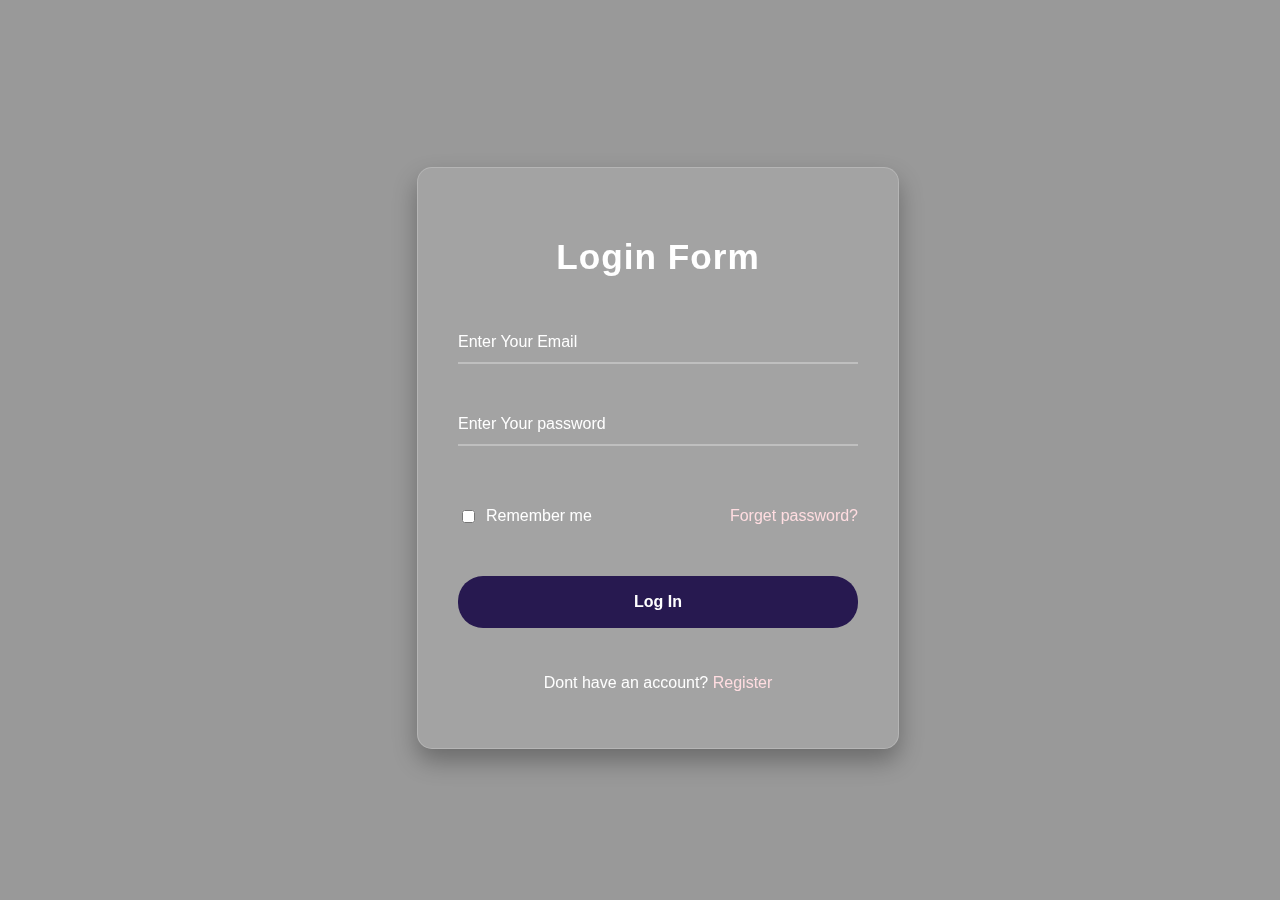
<file: 01_Login_Page/index.html>
<!DOCTYPE html>
<html lang="en">

<head>
<meta charset="UTF-8">
<meta charset="viewport" content="width=device-width , initial-scale=1.0">
<title>Login panel</title>
<link rel="icon" href="logo.jpg">
<link rel="stylesheet" href="styles.css">
</head>

<body>
  <div class="wrapper">
   <form action="#">
   <h2>Login Form</h2>
   <div class="input-field">
    <input type="text" required>
    <label>Enter Your Email</label>
   </div>
   <div class="input-field">
    <input type="password" required>
    <label>Enter Your password</label>
   </div>
   <div class="forget">
    <label for="remember">
      <input type="checkbox" id="remember">
      <p>Remember me</p>
    </label>
    <a href="#">Forget password?</a>
   </div>
   <button type="submit" title="Click Here">Log In</button>
   <div class="register">
    <p>Dont have an account? <a href="#">Register</a></p>
   </div>
   </form>
  </div>
</body>
</html>
</file>
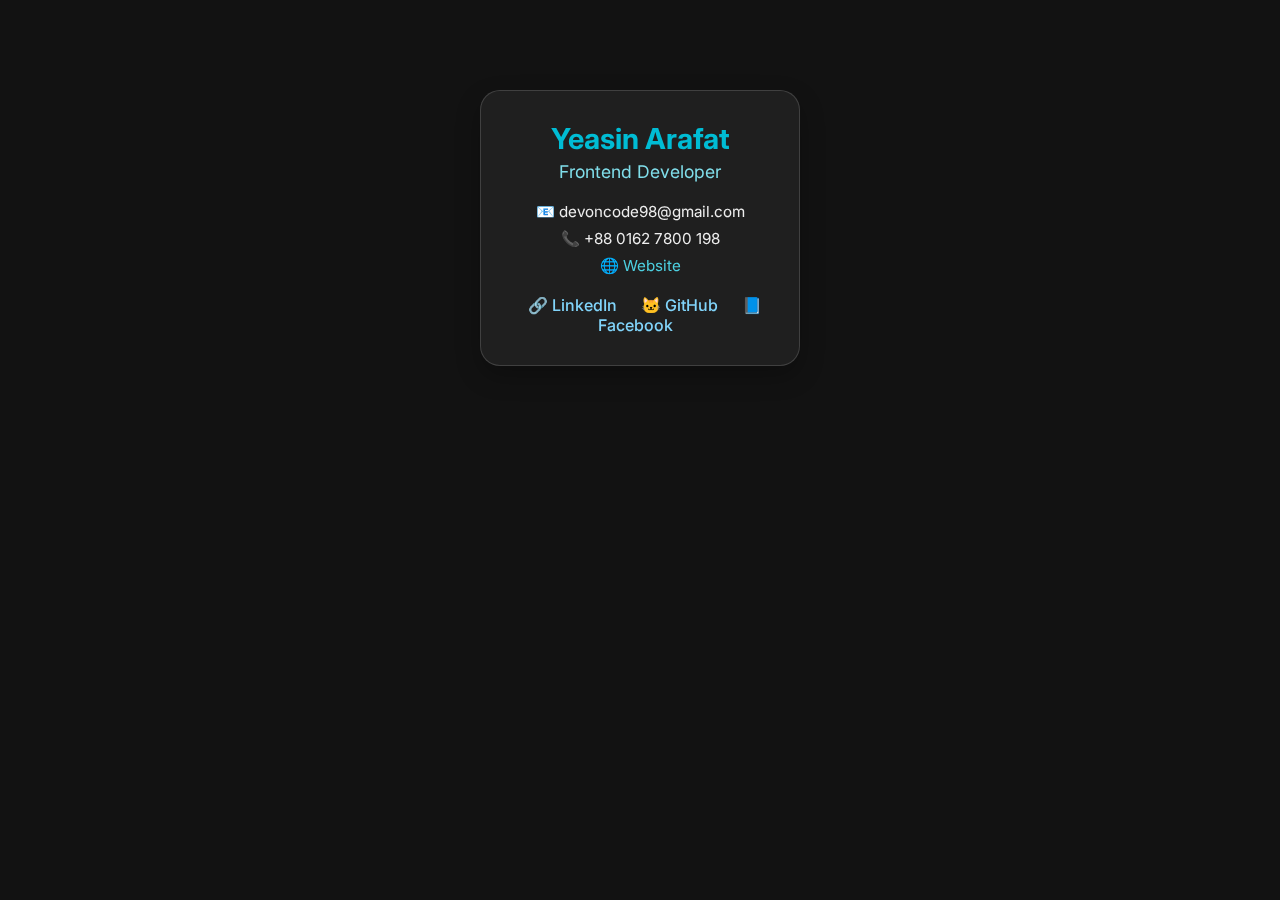
<file: 02_Business_Card/index.html>
<!DOCTYPE html>
<html lang="en">

<head>
    <meta charset="UTF-8" />
    <meta name="viewport" content="width=device-width, initial-scale=1.0" />
    <title>Yeasin Arafat - Business Card</title>
    <!-- Inter Google Font -->
    <link href="https://fonts.googleapis.com/css2?family=Inter:wght@400;600;700&display=swap" rel="stylesheet" />
    <link rel="stylesheet" href="styles.css" />
</head>

<body>
    <div class="background"></div>

    <div class="business-card">
        <div class="card-header">
            <h1>Yeasin Arafat</h1>
            <p>Frontend Developer</p>
        </div>

        <div class="card-body">
            <p title="Mail Us">📧 devoncode98@gmail.com</p>
            <p title="Contact Us">📞 +88 0162 7800 198</p>
            <p>🌐 <a href="https://redwine1207.my.canva.site" title="Click to visit my website"
                    target="_blank">Website</a></p>
        </div>

        <div class="card-footer">
            <a href="#" title="Follow on LinkedIn">🔗 LinkedIn</a>
            <a href="https://github.com/Yeasinoncode98" target="_blank" title="Visit GitHub">🐱 GitHub</a>
            <a href="https://www.facebook.com/share/1CBv3Lowy6/?mibextid=wwXIfr" target="_blank"
                title="Inbox Me on Facebook">📘 Facebook</a>
        </div>
    </div>
</body>

</html>
</file>
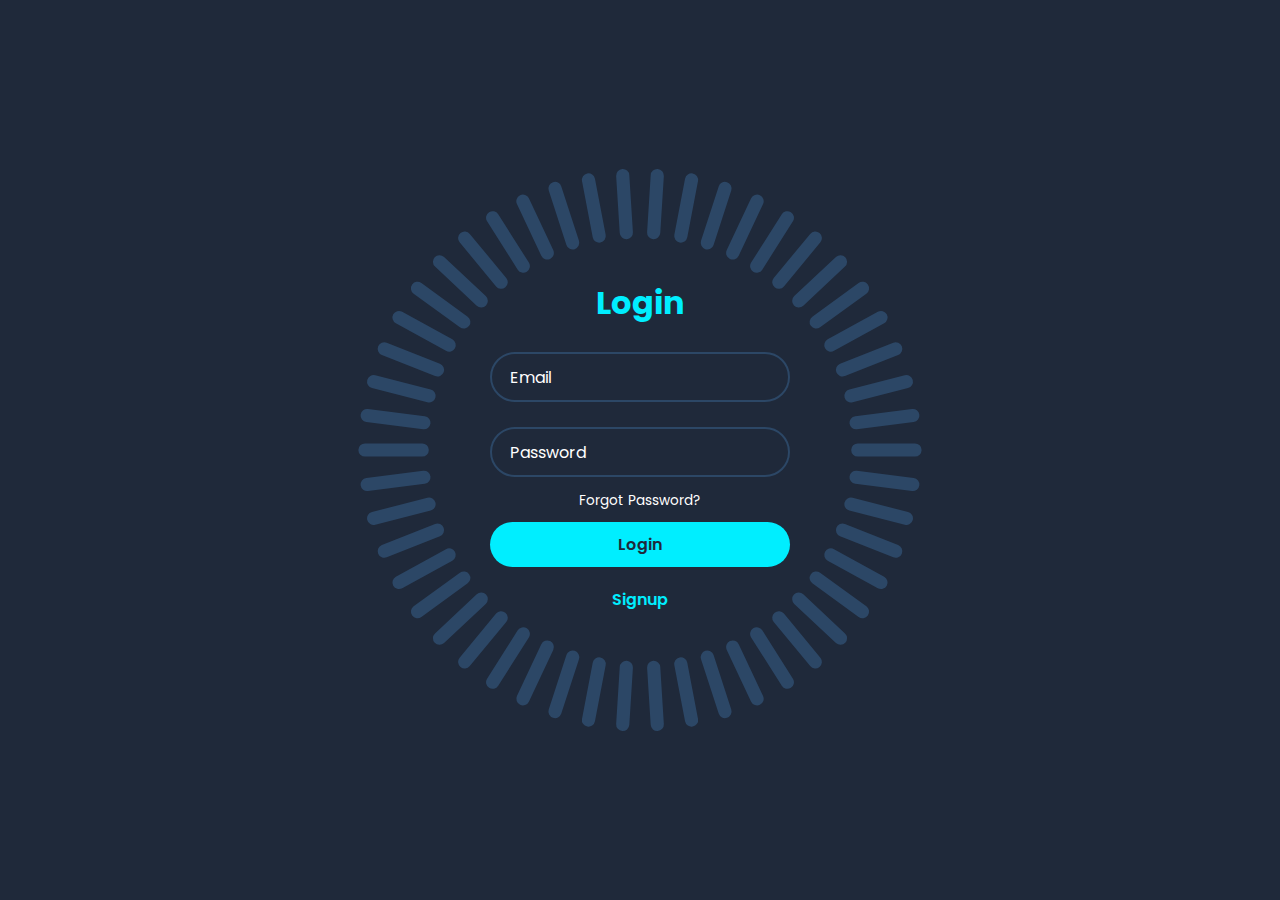
<file: 03_Animated_LoginPage/index.html>
<!DOCTYPE html>
<html lang="en">

<head>
    <meta charset="UTF-8">
    <title>Animated Login form</title>
    <link rel="stylesheet" href="styles.css">

</head>

<body>
    <!-- partial:index.partial.html -->
    <div class="container">
        <div class="login-box">
            <h2>Login</h2>
            <form action="#">
                <div class="input-box">
                    <input type="email" required>
                    <label>Email</label>
                </div>
                <div class="input-box">
                    <input type="password" required>
                    <label>Password</label>
                </div>
                <div class="forgot-password">
                    <a href="#">Forgot Password?</a>
                </div>
                <button type="submit" class="btn">Login</button>
                <div class="signup-link">
                    <a href="#">Signup</a>
                </div>
            </form>
        </div>

        <span style="--i:0;"></span>
        <span style="--i:1;"></span>
        <span style="--i:2;"></span>
        <span style="--i:3;"></span>
        <span style="--i:4;"></span>
        <span style="--i:5;"></span>
        <span style="--i:6;"></span>
        <span style="--i:7;"></span>
        <span style="--i:8;"></span>
        <span style="--i:9;"></span>
        <span style="--i:10;"></span>
        <span style="--i:11;"></span>
        <span style="--i:12;"></span>
        <span style="--i:13;"></span>
        <span style="--i:14;"></span>
        <span style="--i:15;"></span>
        <span style="--i:16;"></span>
        <span style="--i:17;"></span>
        <span style="--i:18;"></span>
        <span style="--i:19;"></span>
        <span style="--i:20;"></span>
        <span style="--i:21;"></span>
        <span style="--i:22;"></span>
        <span style="--i:23;"></span>
        <span style="--i:24;"></span>
        <span style="--i:25;"></span>
        <span style="--i:26;"></span>
        <span style="--i:27;"></span>
        <span style="--i:28;"></span>
        <span style="--i:29;"></span>
        <span style="--i:30;"></span>
        <span style="--i:31;"></span>
        <span style="--i:32;"></span>
        <span style="--i:33;"></span>
        <span style="--i:34;"></span>
        <span style="--i:35;"></span>
        <span style="--i:36;"></span>
        <span style="--i:37;"></span>
        <span style="--i:38;"></span>
        <span style="--i:39;"></span>
        <span style="--i:40;"></span>
        <span style="--i:41;"></span>
        <span style="--i:42;"></span>
        <span style="--i:43;"></span>
        <span style="--i:44;"></span>
        <span style="--i:45;"></span>
        <span style="--i:46;"></span>
        <span style="--i:47;"></span>
        <span style="--i:48;"></span>
        <span style="--i:49;"></span>
    </div>


</body>

</html>
</file>
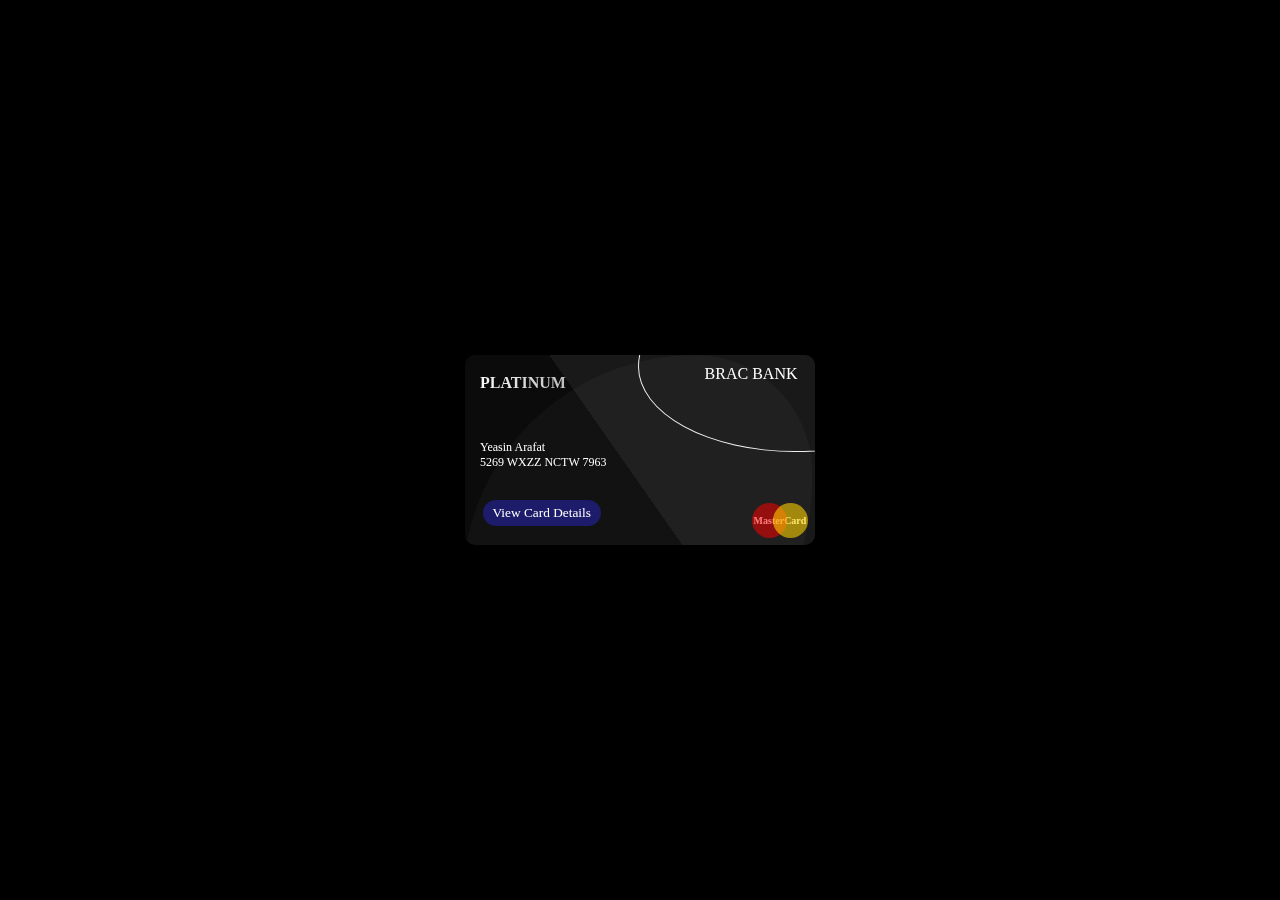
<file: 04_Credit_Card/index.html>
<!DOCTYPE html>
<html lang="en">

<head>
    <meta charset="UTF-8">
    <meta name="viewport" content="width=device-width, initial-scale=1.0">
    <title>Credit Card</title>
    <link rel="stylesheet" href="styles.css">
</head>

<body>
    <div class="main-container">
        <div id="card-container">
            <div id="card">
                <div id="front">
                    <div class="reflection"></div>
                    <div class="type">PLATINUM</div>
                    <div class="title-text">BRAC BANK</div>
                    <div class="details">
                        <div class="name">Yeasin Arafat</div>
                        <p id="hidden-number">5269 WXZZ NCTW 7963</p>
                    </div>
                    <button id="show-btn">View Card Details</button>
                    <div class="logo">MasterCard</div>
                </div>
                <div id="back">
                    <div class="reflection"></div>
                    <div id="chip">
                        <span></span>
                        <span></span>
                        <span></span>
                        <span></span>
                        <span></span>
                    </div>
                    <div class="title-text">Bank Name</div>
                    <div class="details">
                        <div class="name">Yeasin Arafat</div>
                        <p id="hidden-number">5269 8790 8500 7963</p>
                        <span id="cvv">CVV: 219</span>
                        <span id="valid-date"> Expiry: 11/2031</span>
                    </div>
                    <button id="hide-btn">Hide Card Details</button>
                    <div class="logo">MasterCard</div>
                </div>
            </div>
        </div>
    </div>

    <script src="script.js"></script>
</body>

</html>
</file>
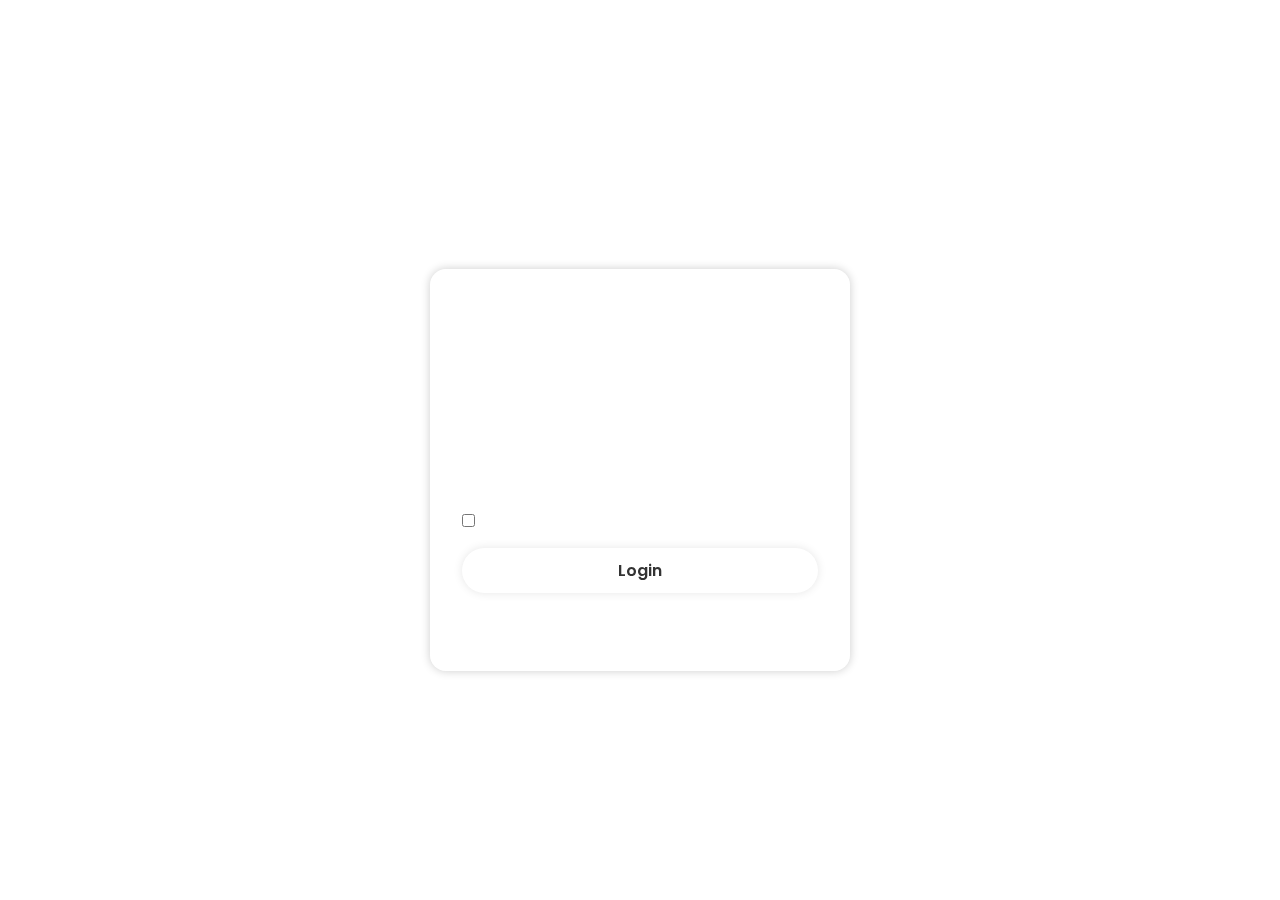
<file: 05_Modern Glassmorphism Login Form/index.html>
<!DOCTYPE html>
<html lang="en">

<head>
    <meta charset="UTF-8">
    <title>Modern Glassmorphism Login Form</title>
    <link href='https://unpkg.com/boxicons@2.1.4/css/boxicons.min.css' rel='stylesheet'>
    <link rel="icon" href="Yeasin.jpg">
    <link rel="stylesheet" href="./styles.css">

</head>

<body>
    <div class="wrapper">
        <form action="">
            <h1>Login</h1>
            <div class="input-box">
                <input type="text" placeholder="Username" required>
                <i class='bx bxs-user'></i>
            </div>
            <div class="input-box">
                <input type="password" placeholder="Password" required>
                <i class='bx bxs-lock-alt'></i>
            </div>
            <div class="remember-forgot">
                <label><input type="checkbox">Remember me</label>
                <a href="#">Forgot password?</a>
            </div>
            <button type="submit" class="btn">Login</button>
            <div class="register-link">
                <p>Don't have an account? <a href="#">Register</a></p>
            </div>
        </form>
    </div>
</body>

</html>
</file>
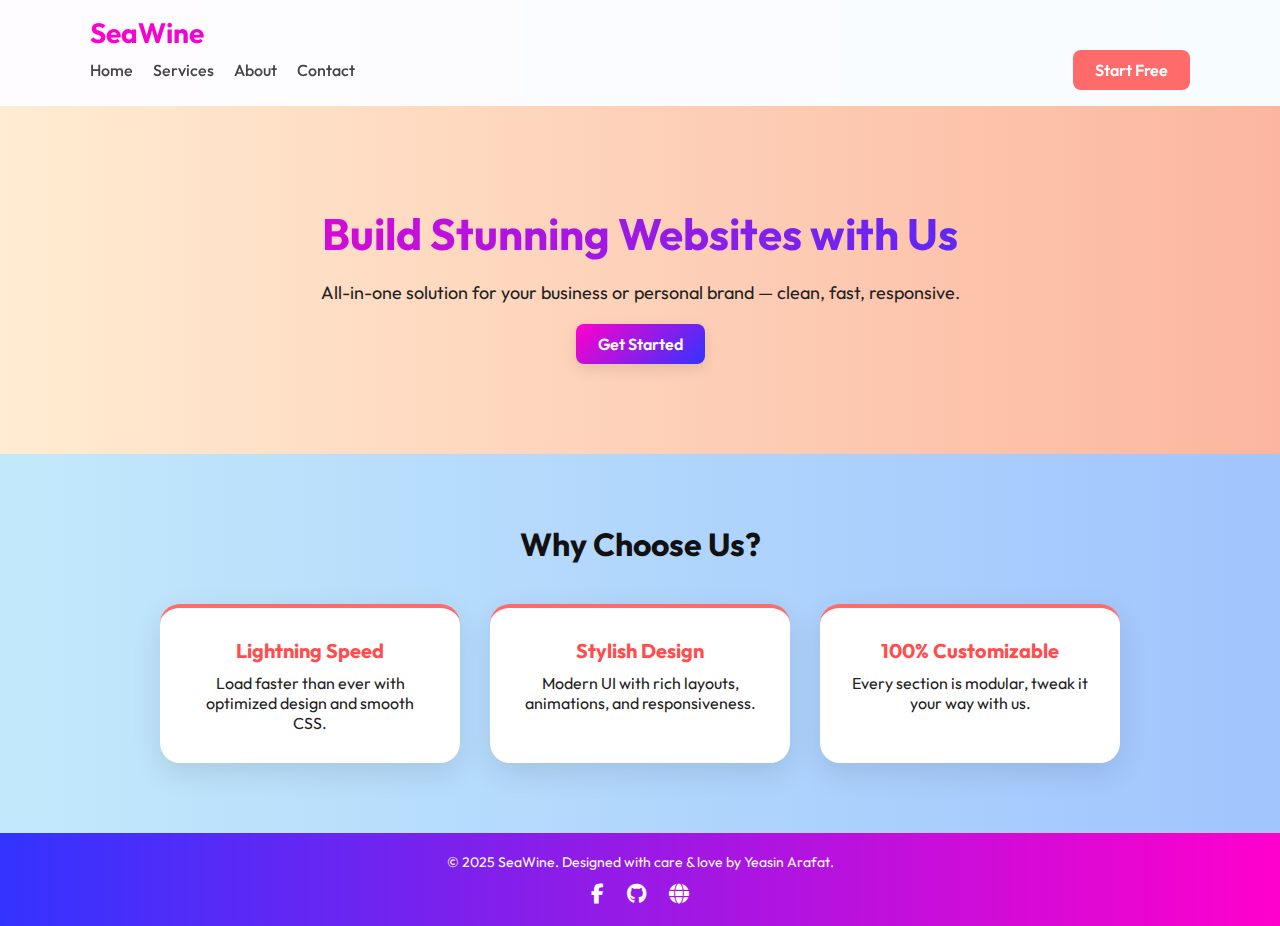
<file: 06_Landing_Page_/index.html>
<!DOCTYPE html>
<html lang="en">

<head>
    <meta charset="UTF-8" />
    <meta name="viewport" content="width=device-width, initial-scale=1.0" />
    <title>Modern Landing Page</title>
    <link rel="stylesheet" href="styles.css" />


    <link href="https://fonts.googleapis.com/css2?family=Outfit:wght@400;600;700&display=swap" rel="stylesheet">

    <link rel="stylesheet" href="https://cdnjs.cloudflare.com/ajax/libs/font-awesome/6.5.0/css/all.min.css">
</head>

<body>

    <header class="glass-header">
        <div class="container">
            <h1 class="logo">SeaWine</h1>
            <nav>
                <ul class="nav-links">
                    <li><a href="#">Home</a></li>
                    <li><a href="#">Services</a></li>
                    <li><a href="#">About</a></li>
                    <li><a href="#">Contact</a></li>
                </ul>
                <a href="#" class="btn">Start Free</a>
            </nav>
        </div>
    </header>

    <section class="hero">
        <div class="container">
            <h2>Build Stunning Websites with Us</h2>
            <p>All-in-one solution for your business or personal brand — clean, fast, responsive.</p>
            <a href="#" class="btn btn-primary">Get Started</a>
        </div>
    </section>

    <section class="features">
        <div class="container">
            <h3>Why Choose Us?</h3>
            <div class="feature-boxes">
                <div class="box">
                    <h4>Lightning Speed</h4>
                    <p>Load faster than ever with optimized design and smooth CSS.</p>
                </div>
                <div class="box">
                    <h4>Stylish Design</h4>
                    <p>Modern UI with rich layouts, animations, and responsiveness.</p>
                </div>
                <div class="box">
                    <h4>100% Customizable</h4>
                    <p>Every section is modular, tweak it your way with us.</p>
                </div>
            </div>
        </div>
    </section>

    <footer>
        <div class="container">
            <p>&copy; 2025 SeaWine. Designed with care & love by Yeasin Arafat.</p>
            <div class="social-icons">
                <a href="https://www.facebook.com/share/1DLevodNut/?mibextid=wwXIfr" target="_blank"><i
                        class="fab fa-facebook-f"></i></a>
                <a href="https://github.com/Yeasinoncode98" target="_blank"><i class="fab fa-github"></i></a>
                <a href="https://redwine1207.my.canva.site" target="_blank"><i class="fas fa-globe"></i></a>
            </div>
        </div>
    </footer>

</body>

</html>
</file>
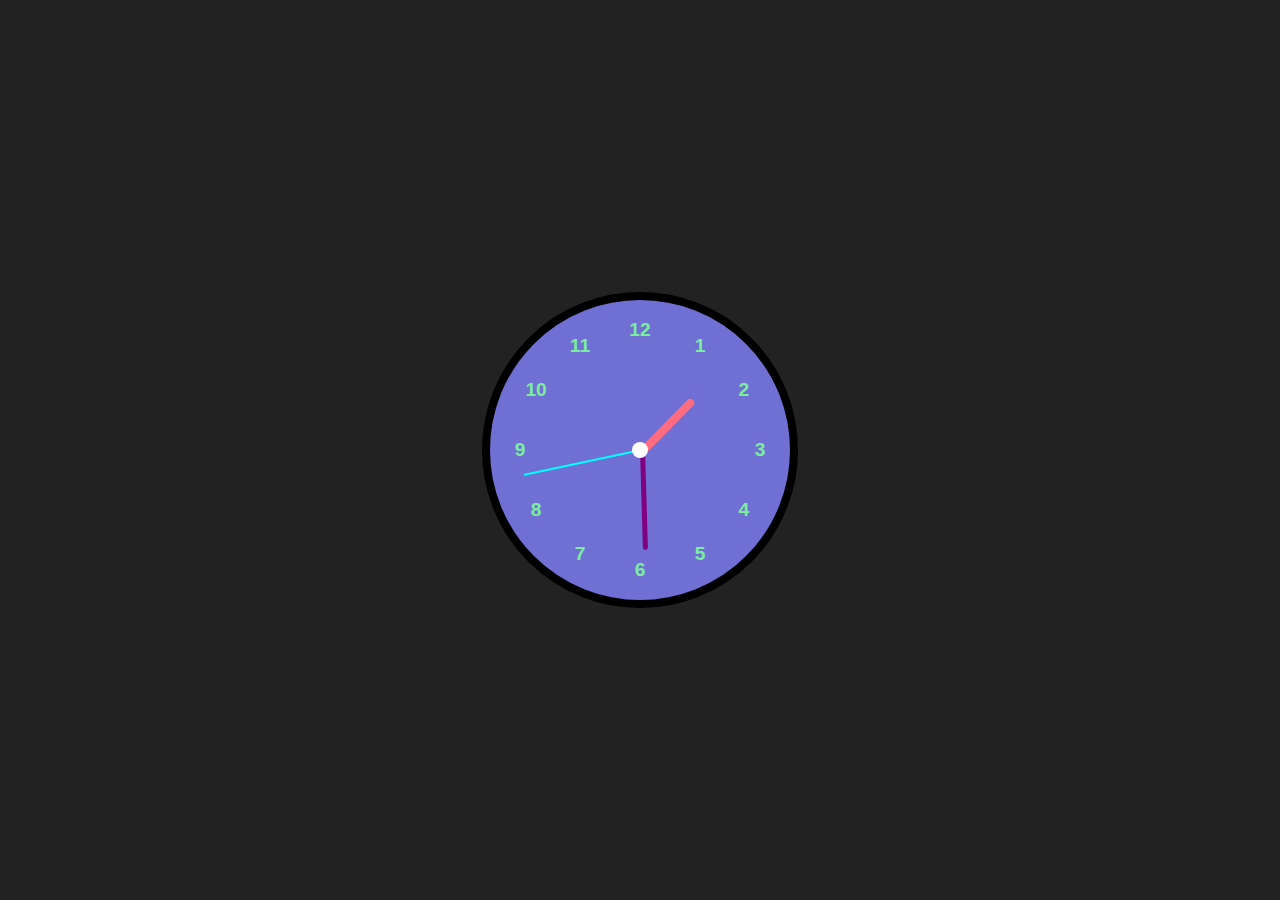
<file: 08_Animated_Clock/index.html>
<!DOCTYPE html>
<html lang="en">

<head>
    <meta charset="UTF-8" />
    <meta name="viewport" content="width=device-width, initial-scale=1" />
    <title>Simple Analog Clock</title>
    <link rel="stylesheet" href="styles.css" />
</head>

<body>
    <div class="clock">

        <div class="hand hour" id="hour"></div>
        <div class="hand minute" id="minute"></div>
        <div class="hand second" id="second"></div>
        <div class="center"></div>

        <div class="number" style="--n:0;">3</div>
        <div class="number" style="--n:1;">4</div>
        <div class="number" style="--n:2;">5</div>
        <div class="number" style="--n:3;">6</div>
        <div class="number" style="--n:4;">7</div>
        <div class="number" style="--n:5;">8</div>
        <div class="number" style="--n:6;">9</div>
        <div class="number" style="--n:7;">10</div>
        <div class="number" style="--n:8;">11</div>
        <div class="number" style="--n:9;">12</div>
        <div class="number" style="--n:10;">1</div>
        <div class="number" style="--n:11;">2</div>


    </div>


    <script src="script.js"></script>
</body>

</html>
</file>
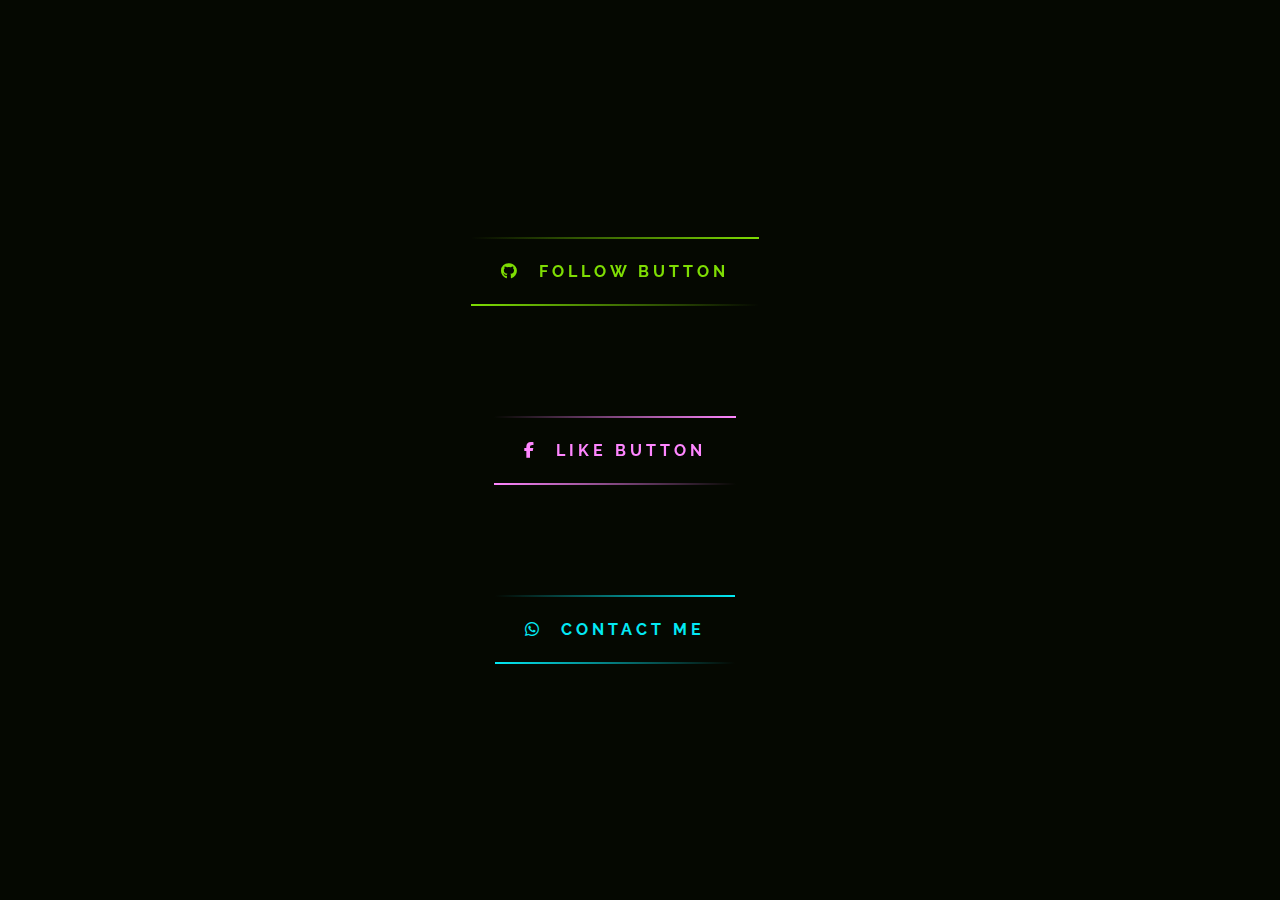
<file: 09_Glowing_Buttons/index.html>
<!DOCTYPE html>
<html lang="en">

<head>
    <meta charset="UTF-8" />
    <meta name="viewport" content="width=device-width, initial-scale=1.0" />
    <title>Glowing Buttons</title>
    <link rel="stylesheet" href="styles.css" />
    <link rel="stylesheet" href="https://cdnjs.cloudflare.com/ajax/libs/font-awesome/6.5.0/css/all.min.css">

</head>

<body>

    <a href="https://github.com/Yeasinoncode98" target="_blank">
        <span></span>
        <span></span>
        <span></span>
        <span></span>
        <i class="fab fa-github"></i> Follow button


    </a>

    <a href="https://www.facebook.com/share/v/1HUK6fQgEo/?mibextid=wwXIfr" target="_blank">
        <span></span>
        <span></span>
        <span></span>
        <span></span>
        <i class="fab fa-facebook-f"></i> Like button

    </a>

    <a href="https://wa.me/8801627800198?text=Hi%20Yeasin%20bhai!" target="_blank">
        <span></span>
        <span></span>
        <span></span>
        <span></span>
        <i class="fab fa-whatsapp"></i> Contact me
    </a>
</body>

</html>
</file>
<file: 01_Login_Page/styles.css>
body {
    display: flex;
    align-items: center;
    justify-content: center;
    min-height: 100vh;
    width: 100%;
    padding: 0 10px;
    font-family: "Open Sans", sans-serif;
    background-image: url("https://images.unsplash.com/photo-1500964757637-c85e8a162699?q=80&w=2078&auto=format&fit=crop&ixlib=rb-4.0.3&ixid=M3wxMjA3fDB8MHxwaG90by1wYWdlfHx8fGVufDB8fHx8fA%3D%3D");
    /* Added a new, beautiful background image */
    background-size: cover;
    background-position: center;
}

body::before {
    content: "";
    position: absolute;
    width: 100%;
    height: 100%;
    background-color: rgba(0, 0, 0, 0.4);
    /* Slightly darker overlay */
    top: 0;
    left: 0;
    backdrop-filter: blur(5px);
    z-index: -1;
}

.wrapper {
    width: 400px;
    border-radius: 15px;
    padding: 40px;
    text-align: center;
    background: rgba(255, 255, 255, 0.1);
    border: 1px solid rgba(255, 255, 255, 0.2);
    backdrop-filter: blur(20px);
    -webkit-backdrop-filter: blur(20px);
    box-shadow: 0 12px 24px rgba(0, 0, 0, 0.3);
    transition: all 0.3s ease;
    z-index: 1;
}

.wrapper:hover {
    box-shadow: 0 12px 48px rgba(0, 0, 0, 0.5);
}

form {
    display: flex;
    flex-direction: column;
    align-items: stretch;
}

h2 {
    font-size: 2.2rem;
    margin-bottom: 25px;
    color: #ffffff;
    letter-spacing: 1px;
}

.input-field {
    position: relative;
    border-bottom: 2px solid rgba(255, 255, 255, 0.3);
    margin: 20px 0;
}

.input-field label {
    position: absolute;
    top: 50%;
    left: 0;
    transform: translateY(-50%);
    color: #ffffff;
    font-size: 16px;
    pointer-events: none;
    transition: 0.3s ease;
}

.input-field input {
    width: 100%;
    height: 40px;
    background: transparent;
    border: none;
    outline: none;
    font-size: 16px;
    color: #ffffff;
    padding: 0 10px;
}

.input-field input:focus+label,
.input-field input:valid+label {
    font-size: 0.9rem;
    top: 10px;
    transform: translateY(-150%);
    color: #ffdde1;
}

.forget {
    display: flex;
    align-items: center;
    justify-content: space-between;
    margin: 25px 0 35px 0;
    color: #ffffff;
}

#remember {
    accent-color: #ffdde1;
}

.forget label {
    display: flex;
    align-items: center;
}

.forget label p {
    margin-left: 8px;
    color: #ffffff;
}

.wrapper a {
    color: #ffdde1;
    text-decoration: none;
}

.wrapper a:hover {
    text-decoration: underline;
}

button {
    background-color: #271950;
    color: #ffffff;
    font-weight: 600;
    border: none;
    padding: 15px 20px;
    cursor: pointer;
    border-radius: 25px;
    font-size: 16px;
    border: 2px solid transparent;
    transition: all 0.3s ease;
    width: 100%;
}

button:hover {
    color: #000000;
    background: rgba(255, 255, 255, 0.2);
    border-color: #ffffff;
}

.register {
    text-align: center;
    margin-top: 30px;
    color: #ffffff;
}
</file>
<file: 02_Business_Card/styles.css>
* {
    margin: 0;
    padding: 0;
    box-sizing: border-box;
}

html,
body {
    height: 100%;
    font-family: 'Inter', sans-serif;
    background: #121212;
    overflow: hidden;
}

/* Background animation for full page */
.background {
    position: absolute;
    width: 100%;
    height: 100%;
    background: linear-gradient(145deg, #1e1e2f, #2a2a3b, #1f2b3e);
    background-size: 400% 400%;
    animation: gradientShift 12s ease infinite;
    z-index: -1;
}

@keyframes gradientShift {
    0% {
        background-position: 0% 50%;
    }

    50% {
        background-position: 100% 50%;
    }

    100% {
        background-position: 0% 50%;
    }
}

/* Upgraded Business Card Background */
.business-card {
    background: rgba(255, 255, 255, 0.06);
    /* Smooth glass background */
    backdrop-filter: blur(20px);
    -webkit-backdrop-filter: blur(20px);
    border-radius: 20px;
    padding: 30px;
    width: 320px;
    box-shadow:
        0 10px 25px rgba(0, 0, 0, 0.25),
        inset 0 0 0 rgba(255, 255, 255, 0);
    /* Removed inner shadow */
    color: #e0f7fa;
    text-align: center;
    border: 1px solid rgba(255, 255, 255, 0.15);
    transition: transform 0.3s ease;
    margin: 10vh auto;


    animation: fadeSlideIn 1s ease forwards;
}


.business-card:hover {
    transform: scale(1.03);
}

/* Header */
.card-header h1 {
    font-size: 1.8em;
    color: #00bcd4;
    margin-bottom: 5px;
}

.card-header p {
    font-size: 1.1em;
    color: #80deea;
    margin-bottom: 20px;
}

/* Body */
.card-body p {
    margin: 8px 0;
    font-size: 0.95em;
    color: #eeeeee;
}

.card-body a {
    color: #4dd0e1;
    text-decoration: none;
}

.card-body a:hover {
    text-decoration: underline;
    color: #00acc1;
}

/* Footer */
.card-footer {
    margin-top: 20px;
}

.card-footer a {
    margin: 0 10px;
    text-decoration: none;
    color: #81d4fa;
    font-weight: 500;
    transition: color 0.2s ease;
}

.card-footer a:hover {
    color: #ffffff;
}

@keyframes fadeSlideIn {
    0% {
        opacity: 0;
        transform: translateY(40px);
    }

    100% {
        opacity: 1;
        transform: translateY(0);
    }
</file>
<file: 03_Animated_LoginPage/styles.css>
@import url("https://fonts.googleapis.com/css2?family=Poppins:wght@400;500&display=swap");

* {
    margin: 0;
    padding: 0;
    font-family: "Poppins";
    box-sizing: border-box;
}

body {
    display: flex;
    justify-content: center;
    align-items: center;
    background: #1f293a;
    min-height: 100vh;
}

.container {
    position: relative;
    width: 256px;
    height: 256px;
    display: flex;
    justify-content: center;
    align-items: center;
}

.container span {
    position: absolute;
    left: 0;
    width: 32px;
    height: 6px;
    background: #2c4766;
    border-radius: 8px;
    transform-origin: 128px;
    transform: scale(2.2) rotate(calc(var(--i) * (360deg / 50)));
    animation: animateBlink 3s linear infinite;
    animation-delay: calc(var(--i) * (3s / 50));
}

@keyframes animateBlink {
    0% {
        background: #0ef;
    }

    25% {
        background: #2c4766;
    }
}

.login-box {
    position: absolute;
    width: 400px;
}

.login-box form {
    width: 100%;
    padding: 0 50px;
}

h2 {
    font-size: 2em;
    color: #0ef;
    text-align: center;
}

.input-box {
    position: relative;
    margin: 25px 0;
}

.input-box input {
    width: 100%;
    height: 50px;
    background: transparent;
    border: 2px solid #2c4766;
    outline: none;
    border-radius: 40px;
    font-size: 1em;
    color: #fff;
    padding: 0 20px;
    transition: 0.5s;
}

.input-box input:focus,
.input-box input:valid {
    border-color: #0ef;
}

.input-box label {
    position: absolute;
    top: 50%;
    left: 20px;
    transform: translateY(-50%);
    font-size: 1em;
    color: #fff;
    pointer-events: none;
    transition: 0.5s ease;
}

.input-box input:focus~label,
.input-box input:valid~label {
    top: 1px;
    font-size: 0.8em;
    background-color: #1f293a;
    padding: 0 6px;
    color: #0ef;
}

.forgot-password {
    margin: -15px 0 10px;
    text-align: center;
}

.forgot-password a {
    font-size: 0.85em;
    color: #fff;
    text-decoration: none;
}

.forgot-password a:hover {
    text-decoration: underline;
}

.btn {
    width: 100%;
    height: 45px;
    border-radius: 45px;
    background: #0ef;
    border: none;
    outline: none;
    cursor: pointer;
    font-size: 1em;
    color: #1f293a;
    font-weight: 600;
}

.signup-link {
    margin: 20px 0 10px;
    text-align: center;
}

.signup-link a {
    font-size: 1em;
    color: #0ef;
    text-decoration: none;
    font-weight: 600;
}

.signup-link a:hover {
    text-decoration: underline;
}
</file>
<file: 04_Credit_Card/styles.css>
* {

    margin: 0;
    padding: 0;
    font-family: 'Calibri';
    box-sizing: border-box;

}

body {
    background: #000;

}

.main-container {
    min-width: 400px;
    min-height: 100vh;
    display: flex;
    align-items: center;
    justify-content: center;

}


#card-container {
    width: 350px;
    height: 190px;
    perspective: 1000px;
    border-radius: 10px;

}

#card {
    width: 100%;
    height: 100%;
    color: white;
    transition: 1s;
    position: relative;
    border-radius: 10px;
    perspective: 1000px;
    font-family: calibri;
    transform-style: preserve-3d;

}

#front,
#back {

    width: 100%;
    height: 100%;
    overflow: hidden;
    position: absolute;
    border-radius: 10px;
    backface-visibility: hidden;
    background: linear-gradient(55deg, #0b0b0bfc 45%, rgb(25 25 25) 40%);

}

#back {
    transform: rotateY(180deg);
}

#front::after,
#front::before,
#back::after,
#back::before {

    content: '';
    width: 100%;
    height: 350px;
    position: absolute;

}

#front::before,
#back::before {

    left: -1%;
    transform: rotate(90deg);
    border-radius: 50% 95% 0% 100%;
    background: rgb(255 255 255 / 3%);
}

#front::after,
#back::after {

    height: 100%;
    right: -50%;
    top: -50%;
    border-radius: 100% 0 100% 80%;
    border: 1px solid rgb(239, 239, 239);

}

.reflection {

    width: 100%;
    height: 100%;
    position: absolute;
    transition: 1s;

}


.reflection::before {

    z-index: 0;
    top: 50%;
    content: '';
    left: -50%;
    height: 360px;
    position: absolute;
    background: #ffffff;
    transform: translate(-50%, -50%) rotate(50deg);
    box-shadow: 0px 0px 10px 10px #ffffff;

}

.type {

    top: 10%;
    margin-left: 15px;
    font-weight: bold;
    color: transparent;
    background: linear-gradient(62deg, #ffffff 0%, #000000 100%);
    position: relative;
    background-clip: text;
    -webkit-background-clip: text;

}



.title-text {
    position: absolute;
    right: 5%;
    top: 5%;
}

.details {
    position: relative;
    top: 35%;
    margin-left: 15px;
    font-size: 12px;
}

#hidden-number {
    margin-bottom: 10px;
}

#show-btn,
#hide-btn {

    position: absolute;
    bottom: 10%;
    left: 5%;
    border: none;
    color: white;
    cursor: pointer;
    padding: 5px 10px;
    border-radius: 20px;
    font-family: calibri;
    background: rgb(28, 28, 107);

}

.logo {

    position: absolute;
    font-size: 10px;
    width: 20%;
    height: 20%;
    display: flex;
    justify-content: center;
    align-items: center;
    font-weight: bold;
    bottom: 3%;
    right: 0%;

}

.logo::before,
.logo::after {

    content: '';
    position: absolute;
    width: 50%;
    aspect-ratio: 1/1;
    border-radius: 50%;
}

.logo::before {
    background: rgba(255, 0, 0, 0.525);
    left: 10%;
}

.logo::after {
    background: rgba(255, 213, 0, 0.584);
    right: 10%;

}

.flipped {
    transform: rotateY(-180deg);
}

#chip {

    top: 10%;
    position: absolute;
    width: 15%;
    height: 18%;
    border-radius: 5px;
    margin-left: 15px;
    display: flex;
    justify-content: center;
    align-items: center;

}

#chip span {
    position: absolute;
    background: #e0ab89;
    border: 1px solid black;
}

#chip span:nth-child(1) {

    height: 100%;
    width: 40%;
    border-top: none;
    border-bottom: none;

}


#chip span:nth-child(2) {

    height: 60%;
    width: 40%;
    left: 0;
    border-left: none;
    border-radius: 0 5px 5px 0;

}

#chip span:nth-child(3) {

    height: 60%;
    width: 40%;
    border-right: none;
    border-radius: 5px 0 0 5px;
    right: 0;
}


#chip span:nth-child(4) {
    width: 100%;
    border: none;
    border-bottom: 1px solid black;
}

#chip span:nth-child(5) {
    aspect-ratio: 1/1;
    width: 25%;
    border-radius: 2px;

}

.move {

    transform: translateX(700px);
}

#valid-date {
    margin-left: 15px;
}
</file>
<file: 05_Modern Glassmorphism Login Form/styles.css>
@import url("https://fonts.googleapis.com/css2?family=Poppins:wght@200;400;500;600;700;800;900&display=swap");

* {
    margin: 0;
    padding: 0;
    box-sizing: border-box;
    font-family: "Poppins", sans-serif;
}

body {
    display: flex;
    justify-content: center;
    align-items: center;
    min-height: 100vh;
    background: url("https://i.pinimg.com/originals/d7/b9/0c/d7b90cc80898e8823455a127945719af.jpg") no-repeat;
    background-size: cover;
    background-position: center;
}

.wrapper {
    margin-top: 40px;
    width: 420px;
    background-color: transparent;
    border: 2px solid rgba(255, 255, 255, 0.2);
    backdrop-filter: blur(15px);
    box-shadow: 0 0 10px rgba(0, 0, 0, 0.2);
    color: #fff;
    border-radius: 16px;
    padding: 20px 30px;
}

.wrapper h1 {
    font-size: 30px;
    text-align: center;
}

.wrapper .input-box {
    width: 100%;
    height: 50px;
    position: relative;
    margin: 30px 0;
}

.input-box input {
    width: 100%;
    height: 100%;
    background: transparent;
    border: none;
    outline: none;
    border: 2px solid rgba(255, 255, 255, 0.2);
    border-radius: 40px;
    font-size: 16px;
    color: #fff;
    padding: 20px 45px 20px 20px;
}

.input-box input::placeholder {
    color: #fff;
}

.input-box i {
    position: absolute;
    right: 20px;
    top: 50%;
    transform: translateY(-50%);
    font-size: 20px;
}

.wrapper .remember-forgot {
    display: flex;
    justify-content: space-between;
    font-size: 14px;
    margin: -15px 0 15px;
}

.remember-forgot label input {
    accent-color: #fff;
    margin-right: 3px;
}

.remember-forgot a {
    color: #fff;
    text-decoration: none;
}

.remember-forgot a:hover {
    text-decoration: underline;
}

.wrapper .btn {
    width: 100%;
    height: 45px;
    background: #fff;
    border: none;
    outline: none;
    border-radius: 40px;
    box-shadow: 0 0 10px rgba(0, 0, 0, 0.1);
    cursor: pointer;
    font-size: 16px;
    color: #333;
    font-weight: 600;
}

.wrapper .register-link {
    text-align: center;
    font-size: 14px;
    margin: 20px 0 15px;
}

.wrapper .register-link p a {
    color: #fff;
    text-decoration: none;
    font-weight: 600;
}

.wrapper .register-link p a:hover {
    text-decoration: underline;
}
</file>
<file: 06_Landing_Page_/styles.css>
/* Typed By - Yeasin Arafat */


* {
    margin: 0;
    padding: 0;
    box-sizing: border-box;
}

body {
    font-family: 'Outfit', sans-serif;
    background: linear-gradient(to right, #fef9ff, #eef9ff);
    color: #222;
}

/* Container */
.container {
    width: 90%;
    max-width: 1100px;
    margin: 0 auto;
}

/* Header - Glassmorphism */
header.glass-header {
    background: rgba(255, 255, 255, 0.5);
    backdrop-filter: blur(15px);
    border-bottom: 1px solid rgba(255, 255, 255, 0.2);
    padding: 15px 0;
    position: sticky;
    top: 0;
    z-index: 1000;
}

.logo {
    font-size: 28px;
    font-weight: 700;
    background: linear-gradient(to right, #ff00cc, #3333ff);
    -webkit-background-clip: text;
    -webkit-text-fill-color: transparent;
}

nav {
    display: flex;
    justify-content: space-between;
    align-items: center;
    flex-wrap: wrap;
}

.nav-links {
    display: flex;
    list-style: none;
    gap: 20px;
}

.nav-links a {
    text-decoration: none;
    font-weight: 500;
    color: #444;
    transition: color 0.3s;
}

.nav-links a:hover {
    color: #ff00cc;
}

.btn {
    background: #ff6b6b;
    color: white;
    padding: 10px 22px;
    border-radius: 8px;
    text-decoration: none;
    transition: all 0.3s ease;
    font-weight: 600;
}

.btn:hover {
    background: #ff4c4c;
    transform: scale(1.05);
}

.btn-primary {
    background: linear-gradient(135deg, #ff00cc, #3333ff);
    color: #fff;
    border: none;
    font-weight: 600;
    box-shadow: 0 5px 15px rgba(0, 0, 0, 0.1);
}

.btn-primary:hover {
    transform: scale(1.08);
    box-shadow: 0 8px 20px rgba(0, 0, 0, 0.15);
}

/* Hero Section */
.hero {
    background: linear-gradient(to right, #ffecd2, #fcb69f);
    color: #222;
    padding: 100px 20px;
    text-align: center;
}

.hero h2 {
    font-size: 44px;
    margin-bottom: 20px;
    background: linear-gradient(to right, #ff00cc, #3333ff);
    -webkit-background-clip: text;
    -webkit-text-fill-color: transparent;
}

.hero p {
    font-size: 18px;
    max-width: 650px;
    margin: 0 auto 30px auto;
}

/* Features Section */
.features {
    background: linear-gradient(to right, #c2e9fb, #a1c4fd);
    padding: 70px 20px;
    text-align: center;
    color: #222;
}

.features h3 {
    font-size: 32px;
    margin-bottom: 40px;
    color: #111;
}

.feature-boxes {
    display: flex;
    flex-wrap: wrap;
    gap: 30px;
    justify-content: center;
}

.box {
    background: #fff;
    padding: 30px;
    border-radius: 20px;
    box-shadow: 0 10px 30px rgba(0, 0, 0, 0.1);
    flex: 1 1 260px;
    max-width: 300px;
    transition: transform 0.3s ease, background 0.3s ease;
    border-top: 4px solid #ff6b6b;
}

.box:hover {
    transform: translateY(-10px);
    background: linear-gradient(to right, #fff1eb, #ace0f9);
}

.box h4 {
    font-size: 20px;
    margin-bottom: 10px;
    color: #ff4c4c;
}

/* Footer */
footer {
    background: linear-gradient(to right, #3333ff, #ff00cc);
    color: #fff;
    text-align: center;
    padding: 20px 0;
    font-size: 14px;
}

.social-icons {
    margin-top: 10px;
}

.social-icons a {
    color: #fff;
    margin: 0 10px;
    font-size: 20px;
    transition: transform 0.3s ease, color 0.3s ease;
}

.social-icons a:hover {
    transform: scale(1.2);
    color: #ffecd2;
}

/* Responsive */
@media (max-width: 768px) {
    nav {
        flex-direction: column;
        gap: 15px;
    }

    .nav-links {
        flex-direction: column;
        gap: 10px;
        margin-top: 10px;
    }

    .hero h2 {
        font-size: 34px;
    }

    .feature-boxes {
        flex-direction: column;
        align-items: center;
    }
}
</file>
<file: 08_Animated_Clock/styles.css>
body {
    background: #222;
    display: flex;
    justify-content: center;
    align-items: center;
    height: 100vh;
    margin: 0;
    font-family: Arial, sans-serif;


}

.clock {
    position: relative;
    width: 300px;
    height: 300px;
    border: 8px solid black;
    border-radius: 50%;
    background: radial-gradient(circle, #706fd3);
}

.number {
    position: absolute;
    width: 30px;
    height: 30px;
    text-align: center;
    line-height: 30px;
    color: #7bed9f;
    font-weight: bold;
    font-size: 1.2rem;
    left: 50%;
    top: 50%;
    transform: rotate(calc(30deg * var(--n))) translate(120px) rotate(calc(-30deg * var(--n))) translate(-50%, -50%);
    user-select: none;

}

.hand {
    position: absolute;
    bottom: 50%;
    left: 50%;
    background: white;
    transform-origin: bottom;
    border-radius: 6px;
    transition: all 0.05s cubic-bezier(0.4, 2.34, 0.3, 1);
}

.hour {
    width: 8px;
    height: 70px;
    background: #ff6b81;
    z-index: 3;
}

.minute {
    width: 5px;
    height: 100px;
    background: purple;
    z-index: 2;
}

.second {


    width: 2px;
    height: 120px;
    background: aqua;
    z-index: 1;
}

.center {
    width: 16px;
    height: 16px;
    background: white;
    border-radius: 50%;
    position: absolute;
    top: 50%;
    left: 50%;
    transform: translate(-50%, -50%);
    z-index: 10;
}
</file>
<file: 09_Glowing_Buttons/styles.css>
@import url('https://fonts.googleapis.com/css2?family=Raleway:wght@400;700&display=swap');

* {
    margin: 0;
    padding: 0;
    box-sizing: border-box;
}

body {
    display: flex;
    justify-content: center;
    align-items: center;
    height: 100vh;
    background: #050801;
    font-family: 'Raleway', sans-serif;
    font-weight: bold;
    flex-direction: column;
    gap: 30px;
}

.buttons {
    display: flex;
    gap: 30px;
    flex-wrap: wrap;
}

a {
    position: relative;
    display: inline-block;
    padding: 25px 30px;
    margin: 40px 0;
    color: #03e9f4;
    text-decoration: none;
    text-transform: uppercase;
    transition: 0.5s;
    letter-spacing: 4px;
    overflow: hidden;
    margin-right: 50px;
}

a:hover {
    background: #03e9f4;
    color: #050801;
    box-shadow: 0 0 5px #03e9f4,
        0 0 25px #03e9f4,
        0 0 200px #03e9f4;
    -webkit-box-reflect: below 1px linear-gradient(transparent, #0005);
}

a:nth-child(1) {
    filter: hue-rotate(270deg);
}

a:nth-child(2) {
    filter: hue-rotate(110deg);
}

a span:nth-child(1) {
    top: 0;
    left: 0;
    width: 100%;
    height: 2px;
    background: linear-gradient(90deg, transparent, #03e9f4);
    animation: animate1 1s linear infinite;
    position: absolute;
}

@keyframes animate1 {
    0% {
        left: -100%;
    }

    50%,
    100% {
        left: 100%;
    }
}

a span:nth-child(2) {
    top: -100%;
    right: 0;
    width: 2px;
    height: 100%;
    background: linear-gradient(180deg, transparent, #03e9f4);
    animation: animate2 1s linear infinite;
    animation-delay: 0.25s;
    position: absolute;
}

@keyframes animate2 {
    0% {
        top: -100%;
    }

    50%,
    100% {
        top: 100%;
    }
}

a span:nth-child(3) {
    bottom: 0;
    right: 0;
    width: 100%;
    height: 2px;
    background: linear-gradient(270deg, transparent, #03e9f4);
    animation: animate3 1s linear infinite;
    animation-delay: 0.5s;
    position: absolute;
}

@keyframes animate3 {
    0% {
        right: -100%;
    }

    50%,
    100% {
        right: 100%;
    }
}

a span:nth-child(4) {
    bottom: -100%;
    left: 0;
    width: 2px;
    height: 100%;
    background: linear-gradient(360deg, transparent, #03e9f4);
    animation: animate4 1s linear infinite;
    animation-delay: 0.75s;
    position: absolute;
}

@keyframes animate4 {
    0% {
        bottom: -100%;
    }

    50%,
    100% {
        bottom: 100%;
    }
}

a i {
    margin-right: 10px;
    font-size: 16px;
}
</file>
